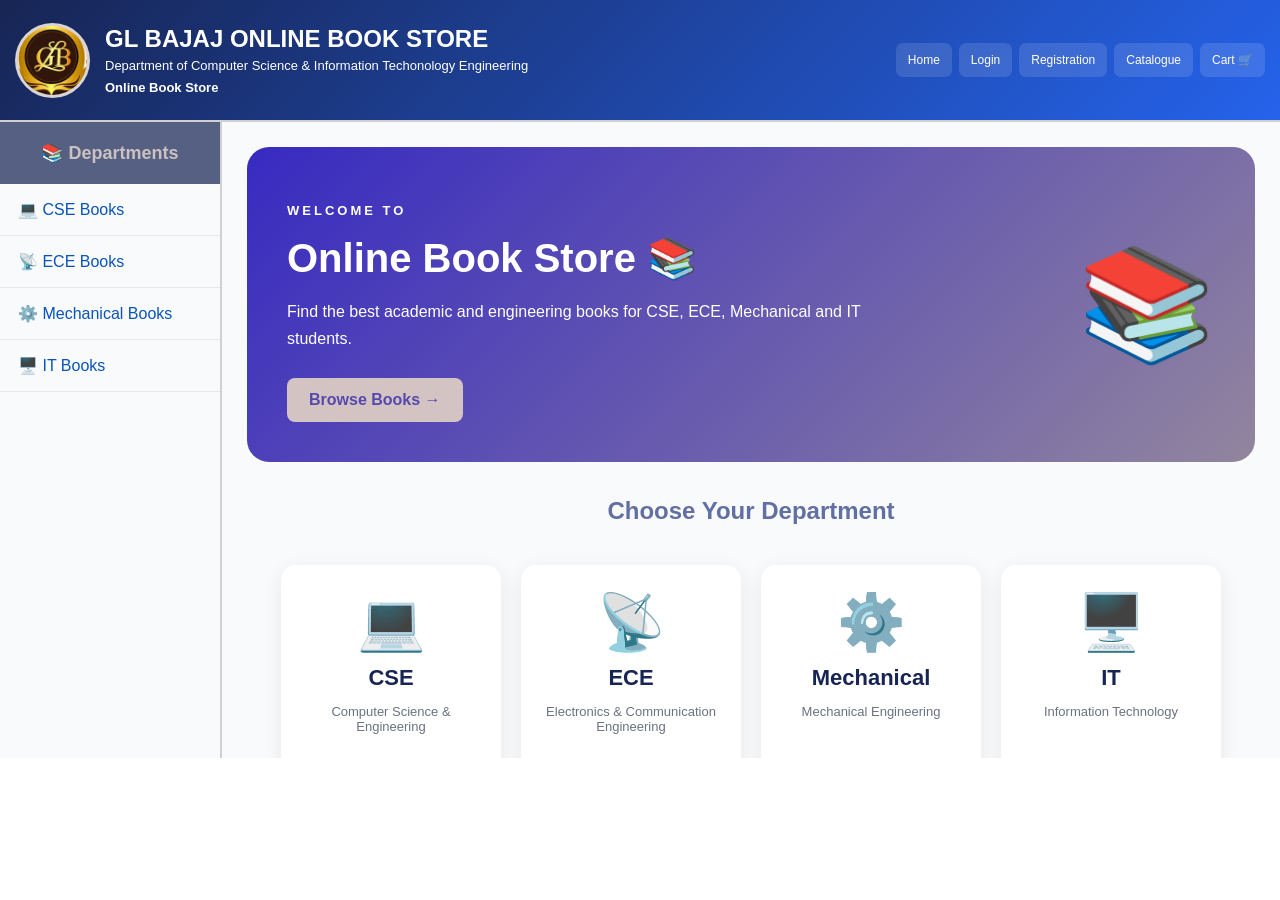
<file: index.html>
<!DOCTYPE html>
<html lang="en">

<head>

   <meta name="google-site-verification" content="OiP1XtDfq0-SSMoyr3mTDBlRa2sxiXir-8r33nlPM_Q" />
    <title>Online Book Store</title>
</head>

<frameset rows="120,*,140" frameborder="1" border="2">

    <!-- TOP FRAME -->
    <frame
        src="top.html"
        name="topFrame"
        scrolling="no"
        noresize
    >

    <!-- LEFT + MAIN FRAME -->
    <frameset cols="220,*">

        <frame
            src="side.html"
            name="sideFrame"
            noresize
        >

        <frame
            src="home.html"
            name="mainFrame"
        >

    </frameset>
        </frameset>

    <!-- FOOTER FRAME: NEW ADDITION -->
    <frame
        src="footer.html"
        name="footerFrame"
        scrolling="no"
        noresize
    >

</frameset>

 
</frameset>

</html>
</file>
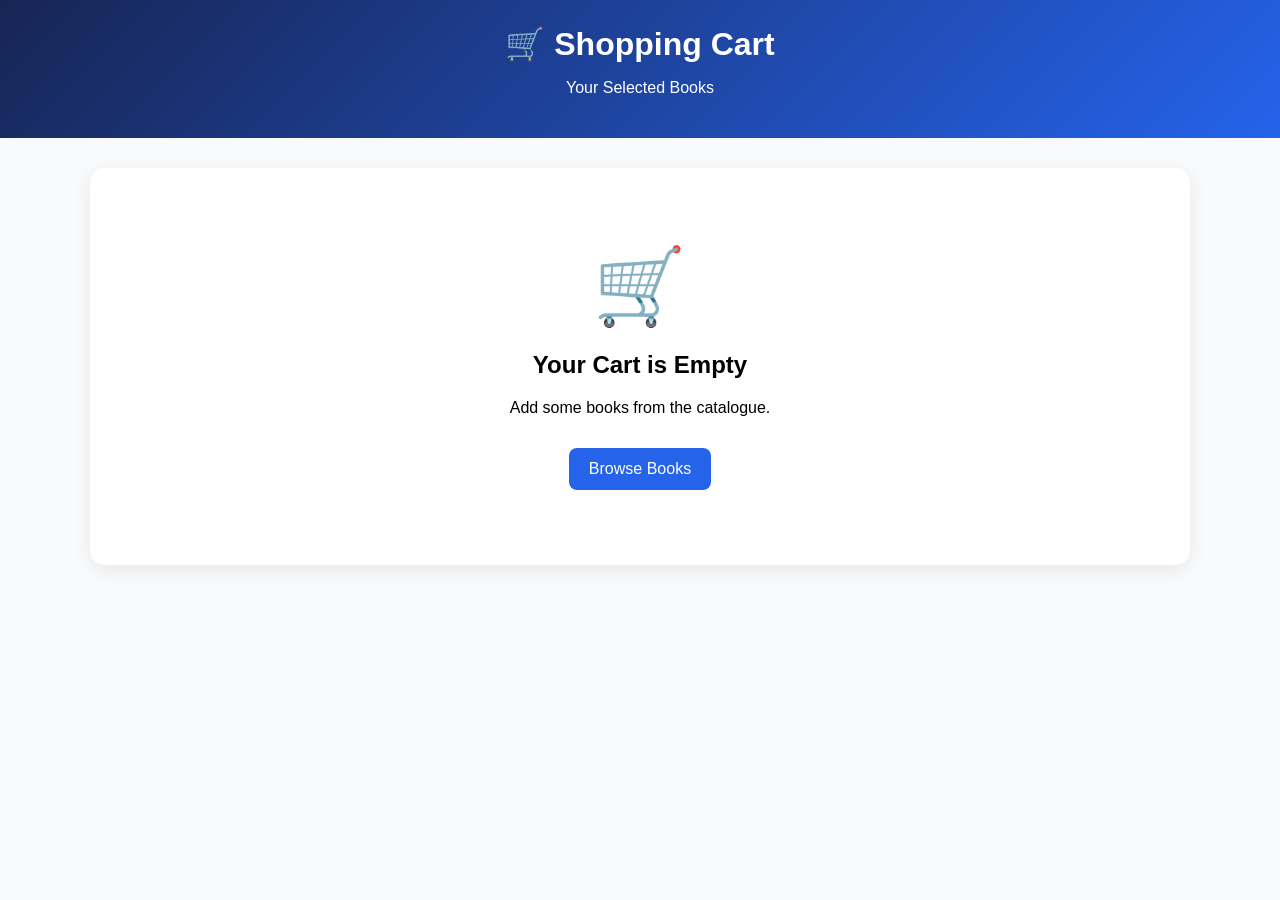
<file: cart.html>
<!DOCTYPE html>
<html lang="en">

<head>

    <meta charset="UTF-8">

    <title>Shopping Cart</title>

    <link rel="stylesheet" href="style.css">

</head>

<body class="cart-body">


<div class="catalogue-header">

    <h1>
        🛒 Shopping Cart
    </h1>

    <p>
        Your Selected Books
    </p>

</div>


<div
    class="cart-container"
    id="cartContainer"
>
</div>


<script>

function getCart()
{
    return JSON.parse(
        localStorage.getItem("cart")
    ) || [];
}


function saveCart(cart)
{
    localStorage.setItem(
        "cart",
        JSON.stringify(cart)
    );
}


function displayCart()
{

    let cart = getCart();

    let container =
        document.getElementById(
            "cartContainer"
        );


    if(cart.length === 0)
    {

        container.innerHTML = `

            <div class="empty-cart">

                <div class="empty-cart-icon">
                    🛒
                </div>

                <h2>
                    Your Cart is Empty
                </h2>

                <p>
                    Add some books from the catalogue.
                </p>

                <a href="catalogue.html">
                    Browse Books
                </a>

            </div>

        `;

        return;
    }


    let total = 0;

    let totalItems = 0;


    let html = `

        <table class="cart-table">

            <thead>

                <tr>

                    <th>S.No.</th>

                    <th>Book Name</th>

                    <th>Author</th>

                    <th>Price</th>

                    <th>Quantity</th>

                    <th>Subtotal</th>

                    <th>Action</th>

                </tr>

            </thead>

            <tbody>

    `;


    cart.forEach(
        (book, index) =>
        {

            let subtotal =
                book.price *
                book.quantity;


            total += subtotal;

            totalItems +=
                book.quantity;


            html += `

                <tr>

                    <td>
                        ${index + 1}
                    </td>

                    <td>
                        <b>
                            ${book.name}
                        </b>
                    </td>

                    <td>
                        ${book.author}
                    </td>

                    <td>
                        ₹${book.price}
                    </td>

                    <td>

                        <div class="quantity">

                            <button
                                onclick="
                                changeQuantity(
                                    ${index},
                                    -1
                                )"
                            >
                                −
                            </button>

                            <b>
                                ${book.quantity}
                            </b>

                            <button
                                onclick="
                                changeQuantity(
                                    ${index},
                                    1
                                )"
                            >
                                +
                            </button>

                        </div>

                    </td>

                    <td>
                        <b>
                            ₹${subtotal}
                        </b>
                    </td>

                    <td>

                        <button
                            class="remove-button"
                            onclick="
                            removeBook(${index})
                            "
                        >
                            Remove
                        </button>

                    </td>

                </tr>

            `;
        }
    );


    html += `

            </tbody>

        </table>


        <div class="cart-summary">

            <p>
                Total Items:
                <b>${totalItems}</b>
            </p>

            <h2>
                Total Amount:
                <span>
                    ₹${total}
                </span>
            </h2>


            <button
                class="clear-button"
                onclick="clearCart()"
            >
                Clear Cart
            </button>


            <button
                class="checkout-button"
                onclick="placeOrder()"
            >
                Place Order
            </button>

        </div>

    `;


    container.innerHTML = html;
}


function changeQuantity(
    index,
    change
)
{

    let cart = getCart();


    cart[index].quantity +=
        change;


    if(
        cart[index].quantity <= 0
    )
    {
        cart.splice(index, 1);
    }


    saveCart(cart);

    displayCart();
}


function removeBook(index)
{

    let cart = getCart();

    cart.splice(index, 1);

    saveCart(cart);

    displayCart();
}


function clearCart()
{

    if(
        confirm(
            "Are you sure you want to clear the cart?"
        )
    )
    {

        localStorage.removeItem(
            "cart"
        );

        displayCart();
    }

}


function placeOrder()
{

    let cart = getCart();


    if(cart.length === 0)
    {

        alert(
            "Your cart is empty!"
        );

        return;
    }


    alert(
        "🎉 Order Placed Successfully!\n\n" +
        "Thank you for shopping."
    );


    localStorage.removeItem(
        "cart"
    );


    displayCart();
}


displayCart();

</script>

</body>

</html>
</file>
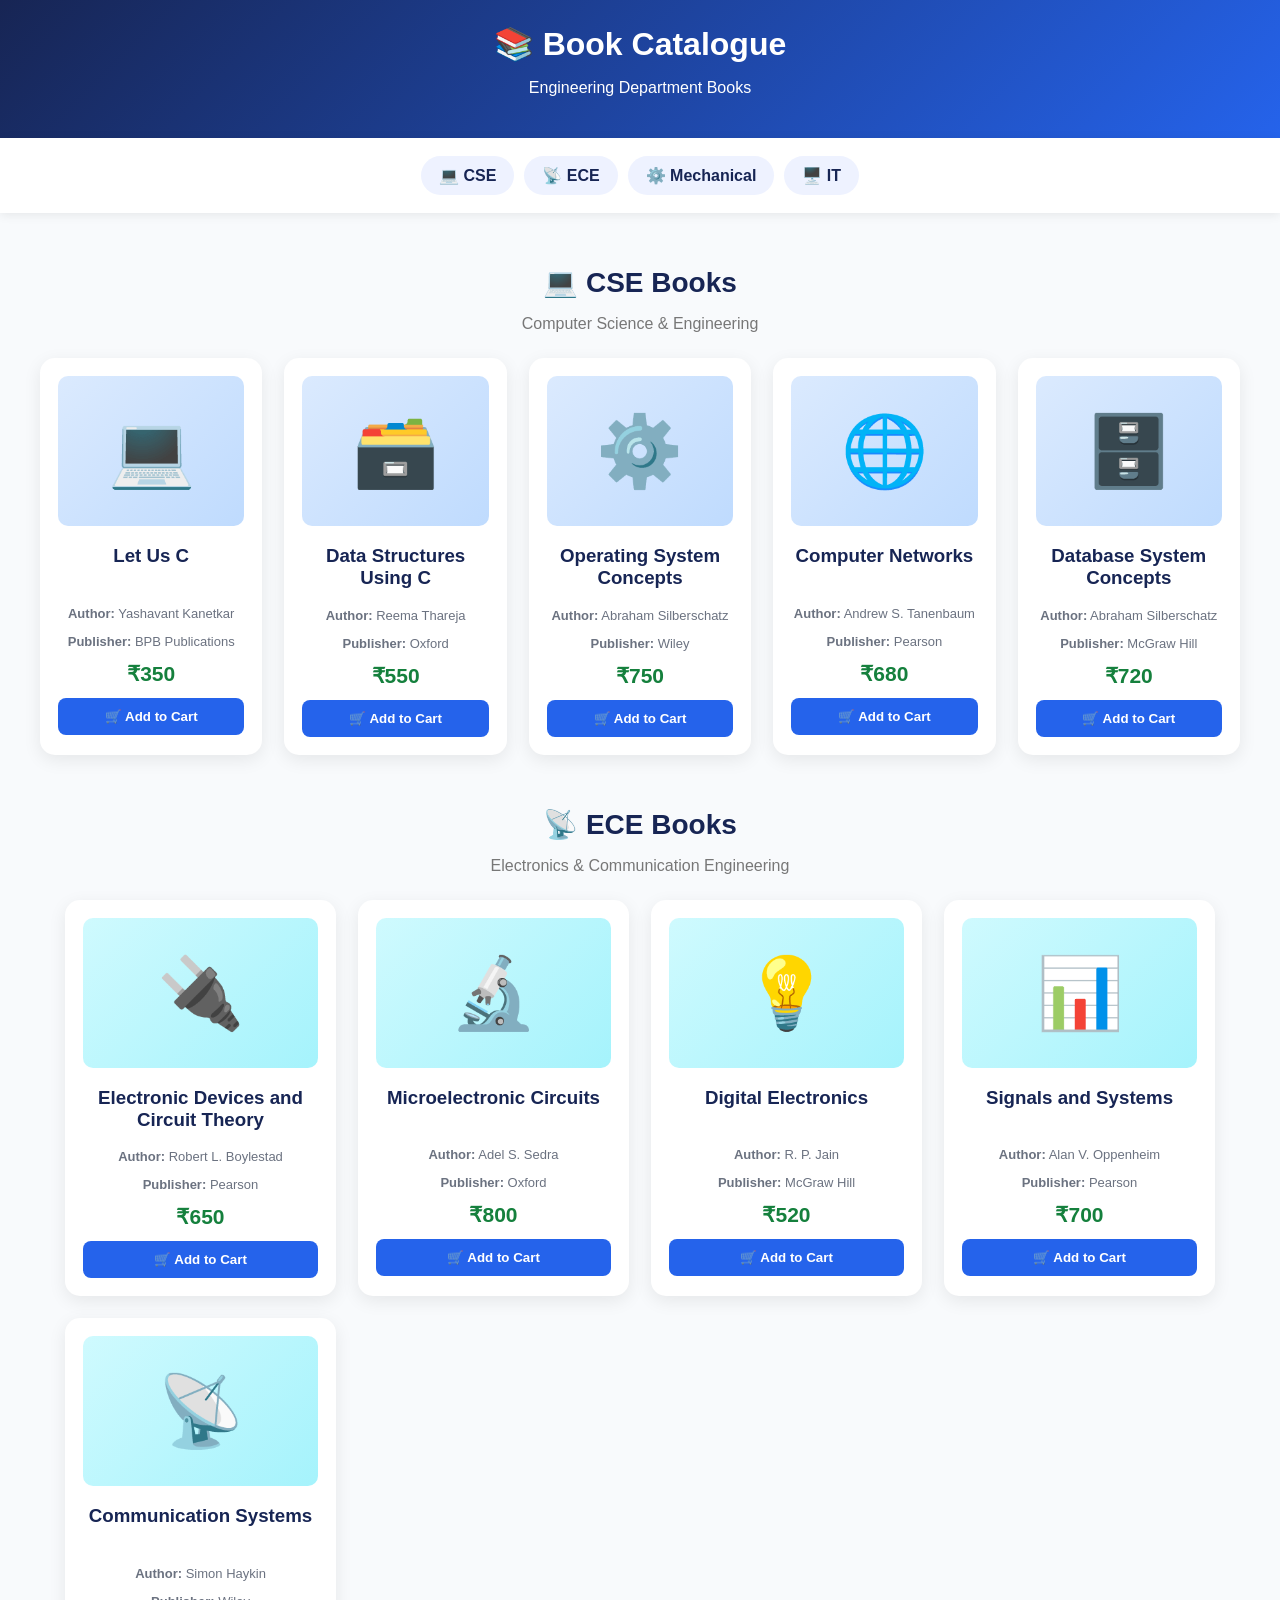
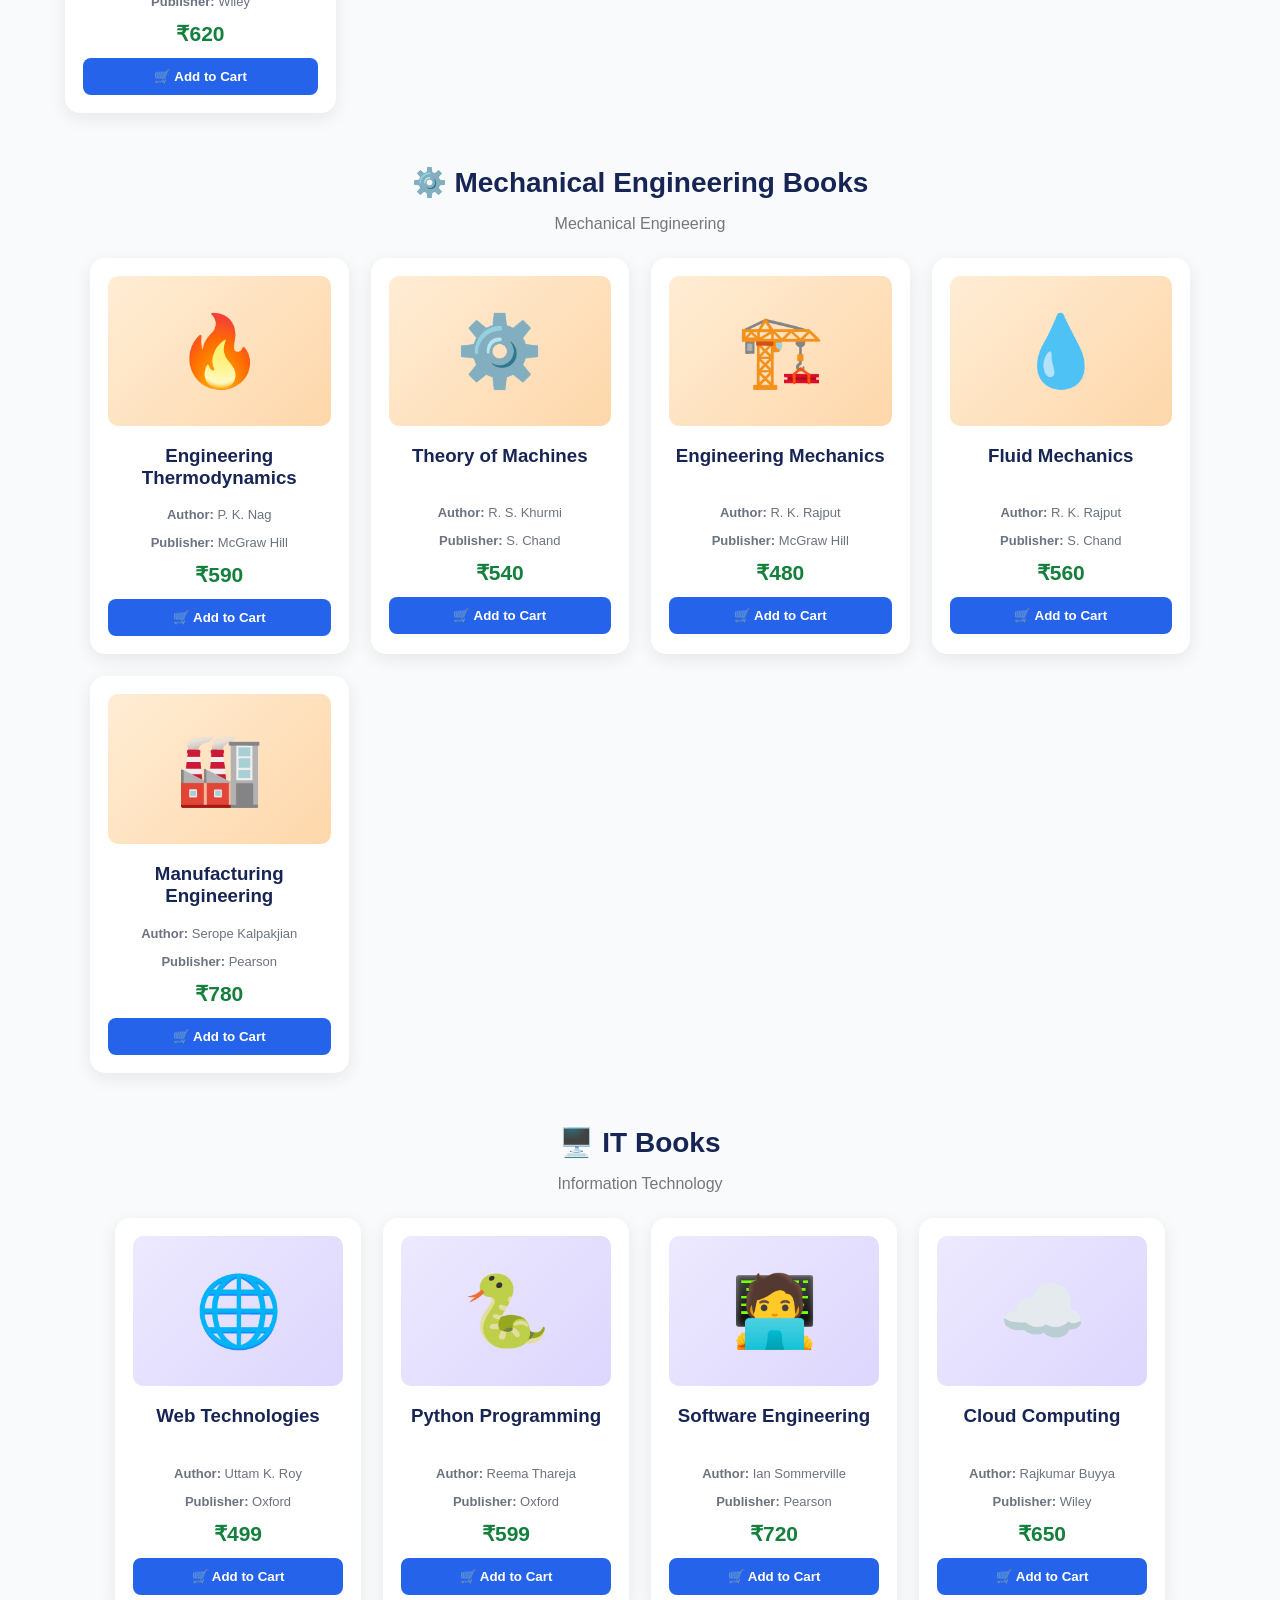
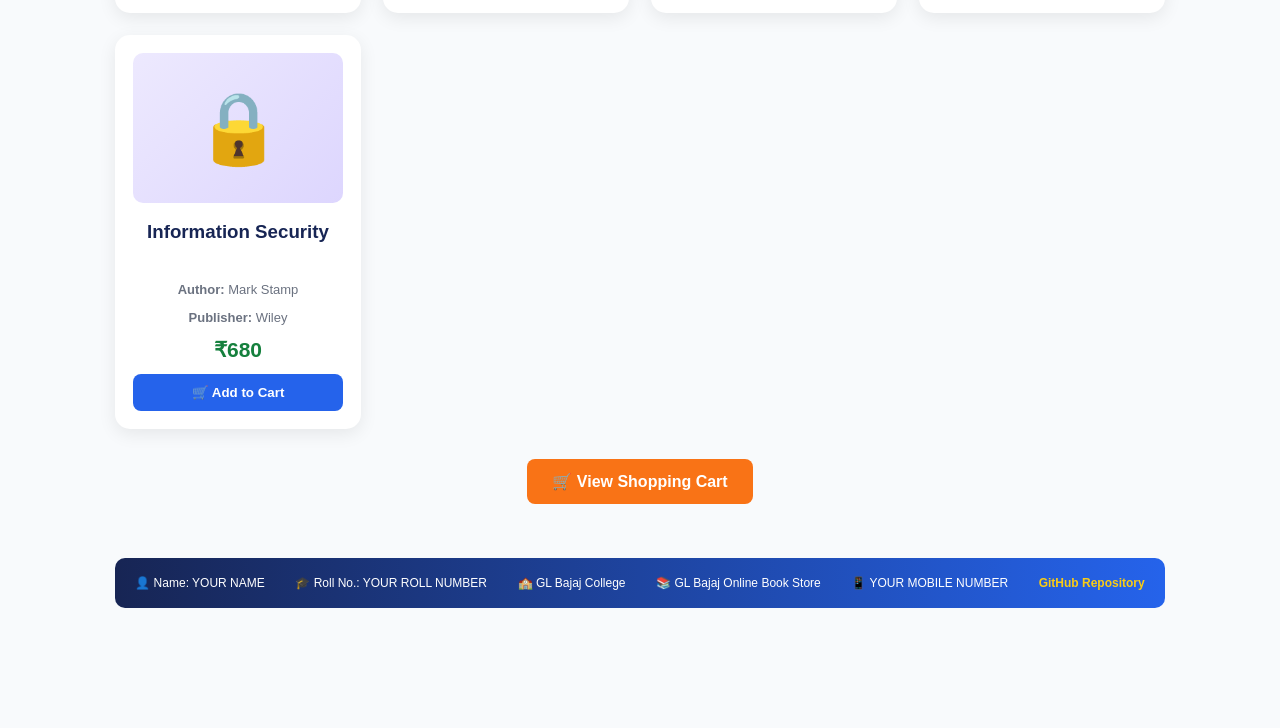
<file: catalogue.html>
<!DOCTYPE html>
<html lang="en">

<head>

    <meta charset="UTF-8">

    <title>Book Catalogue</title>

    <link rel="stylesheet" href="style.css">


    <style>
        .department-footer {
            width: 100%;
            box-sizing: border-box;
            display: flex;
            flex-wrap: wrap;
            justify-content: space-around;
            align-items: center;
            gap: 8px 14px;
            padding: 16px 12px;
            margin-top: 24px;
            background: linear-gradient(90deg, #172554, #2563eb);
            color: #ffffff;
            font-family: Arial, sans-serif;
            font-size: 12px;
            line-height: 1.5;
            border-radius: 10px;
        }
        .department-footer span { white-space: nowrap; }
        .department-footer a {
            color: #facc15;
            text-decoration: none;
            font-weight: bold;
        }
        .department-footer a:hover { text-decoration: underline; }
        @media (max-width: 700px) {
            .department-footer { justify-content: flex-start; }
            .department-footer span { white-space: normal; }
        }
    </style>

</head>

<body class="catalogue-body">


<div class="catalogue-header">

    <h1>
        📚 Book Catalogue
    </h1>

    <p>
        Engineering Department Books
    </p>

</div>


<!-- DEPARTMENT MENU -->

<div class="catalogue-menu">

    <a href="#cse">
        💻 CSE
    </a>

    <a href="#ece">
        📡 ECE
    </a>

    <a href="#mechanical">
        ⚙️ Mechanical
    </a>

    <a href="#it">
        🖥️ IT
    </a>

</div>


<!-- ================= CSE ================= -->

<section
    id="cse"
    class="book-section"
>

    <h2>
        💻 CSE Books
    </h2>

    <p class="department-description">
        Computer Science & Engineering
    </p>


    <div class="book-grid">


        <!-- 1 -->

        <div class="book-card">

            <div class="book-cover cse-cover">
                💻
            </div>

            <h3>
                Let Us C
            </h3>

            <p>
                <b>Author:</b>
                Yashavant Kanetkar
            </p>

            <p>
                <b>Publisher:</b>
                BPB Publications
            </p>

            <div class="price">
                ₹350
            </div>

            <button
                onclick="addToCart(
                    'Let Us C',
                    'Yashavant Kanetkar',
                    350
                )"
            >
                🛒 Add to Cart
            </button>

        </div>


        <!-- 2 -->

        <div class="book-card">

            <div class="book-cover cse-cover">
                🗃️
            </div>

            <h3>
                Data Structures Using C
            </h3>

            <p>
                <b>Author:</b>
                Reema Thareja
            </p>

            <p>
                <b>Publisher:</b>
                Oxford
            </p>

            <div class="price">
                ₹550
            </div>

            <button
                onclick="addToCart(
                    'Data Structures Using C',
                    'Reema Thareja',
                    550
                )"
            >
                🛒 Add to Cart
            </button>

        </div>


        <!-- 3 -->

        <div class="book-card">

            <div class="book-cover cse-cover">
                ⚙️
            </div>

            <h3>
                Operating System Concepts
            </h3>

            <p>
                <b>Author:</b>
                Abraham Silberschatz
            </p>

            <p>
                <b>Publisher:</b>
                Wiley
            </p>

            <div class="price">
                ₹750
            </div>

            <button
                onclick="addToCart(
                    'Operating System Concepts',
                    'Abraham Silberschatz',
                    750
                )"
            >
                🛒 Add to Cart
            </button>

        </div>


        <!-- 4 -->

        <div class="book-card">

            <div class="book-cover cse-cover">
                🌐
            </div>

            <h3>
                Computer Networks
            </h3>

            <p>
                <b>Author:</b>
                Andrew S. Tanenbaum
            </p>

            <p>
                <b>Publisher:</b>
                Pearson
            </p>

            <div class="price">
                ₹680
            </div>

            <button
                onclick="addToCart(
                    'Computer Networks',
                    'Andrew S. Tanenbaum',
                    680
                )"
            >
                🛒 Add to Cart
            </button>

        </div>


        <!-- 5 -->

        <div class="book-card">

            <div class="book-cover cse-cover">
                🗄️
            </div>

            <h3>
                Database System Concepts
            </h3>

            <p>
                <b>Author:</b>
                Abraham Silberschatz
            </p>

            <p>
                <b>Publisher:</b>
                McGraw Hill
            </p>

            <div class="price">
                ₹720
            </div>

            <button
                onclick="addToCart(
                    'Database System Concepts',
                    'Abraham Silberschatz',
                    720
                )"
            >
                🛒 Add to Cart
            </button>

        </div>

    </div>


<!-- ================= ECE ================= -->

<section
    id="ece"
    class="book-section"
>

    <h2>
        📡 ECE Books
    </h2>

    <p class="department-description">
        Electronics & Communication Engineering
    </p>


    <div class="book-grid">


        <!-- 6 -->

        <div class="book-card">

            <div class="book-cover ece-cover">
                🔌
            </div>

            <h3>
                Electronic Devices and Circuit Theory
            </h3>

            <p>
                <b>Author:</b>
                Robert L. Boylestad
            </p>

            <p>
                <b>Publisher:</b>
                Pearson
            </p>

            <div class="price">
                ₹650
            </div>

            <button
                onclick="addToCart(
                    'Electronic Devices and Circuit Theory',
                    'Robert L. Boylestad',
                    650
                )"
            >
                🛒 Add to Cart
            </button>

        </div>


        <!-- 7 -->

        <div class="book-card">

            <div class="book-cover ece-cover">
                🔬
            </div>

            <h3>
                Microelectronic Circuits
            </h3>

            <p>
                <b>Author:</b>
                Adel S. Sedra
            </p>

            <p>
                <b>Publisher:</b>
                Oxford
            </p>

            <div class="price">
                ₹800
            </div>

            <button
                onclick="addToCart(
                    'Microelectronic Circuits',
                    'Adel S. Sedra',
                    800
                )"
            >
                🛒 Add to Cart
            </button>

        </div>


        <!-- 8 -->

        <div class="book-card">

            <div class="book-cover ece-cover">
                💡
            </div>

            <h3>
                Digital Electronics
            </h3>

            <p>
                <b>Author:</b>
                R. P. Jain
            </p>

            <p>
                <b>Publisher:</b>
                McGraw Hill
            </p>

            <div class="price">
                ₹520
            </div>

            <button
                onclick="addToCart(
                    'Digital Electronics',
                    'R. P. Jain',
                    520
                )"
            >
                🛒 Add to Cart
            </button>

        </div>


        <!-- 9 -->

        <div class="book-card">

            <div class="book-cover ece-cover">
                📊
            </div>

            <h3>
                Signals and Systems
            </h3>

            <p>
                <b>Author:</b>
                Alan V. Oppenheim
            </p>

            <p>
                <b>Publisher:</b>
                Pearson
            </p>

            <div class="price">
                ₹700
            </div>

            <button
                onclick="addToCart(
                    'Signals and Systems',
                    'Alan V. Oppenheim',
                    700
                )"
            >
                🛒 Add to Cart
            </button>

        </div>


        <!-- 10 -->

        <div class="book-card">

            <div class="book-cover ece-cover">
                📡
            </div>

            <h3>
                Communication Systems
            </h3>

            <p>
                <b>Author:</b>
                Simon Haykin
            </p>

            <p>
                <b>Publisher:</b>
                Wiley
            </p>

            <div class="price">
                ₹620
            </div>

            <button
                onclick="addToCart(
                    'Communication Systems',
                    'Simon Haykin',
                    620
                )"
            >
                🛒 Add to Cart
            </button>

        </div>

    </div>
<!-- ================= MECHANICAL ================= -->

<section
    id="mechanical"
    class="book-section"
>

    <h2>
        ⚙️ Mechanical Engineering Books
    </h2>

    <p class="department-description">
        Mechanical Engineering
    </p>


    <div class="book-grid">


        <!-- 11 -->

        <div class="book-card">

            <div class="book-cover mechanical-cover">
                🔥
            </div>

            <h3>
                Engineering Thermodynamics
            </h3>

            <p>
                <b>Author:</b>
                P. K. Nag
            </p>

            <p>
                <b>Publisher:</b>
                McGraw Hill
            </p>

            <div class="price">
                ₹590
            </div>

            <button
                onclick="addToCart(
                    'Engineering Thermodynamics',
                    'P. K. Nag',
                    590
                )"
            >
                🛒 Add to Cart
            </button>

        </div>


        <!-- 12 -->

        <div class="book-card">

            <div class="book-cover mechanical-cover">
                ⚙️
            </div>

            <h3>
                Theory of Machines
            </h3>

            <p>
                <b>Author:</b>
                R. S. Khurmi
            </p>

            <p>
                <b>Publisher:</b>
                S. Chand
            </p>

            <div class="price">
                ₹540
            </div>

            <button
                onclick="addToCart(
                    'Theory of Machines',
                    'R. S. Khurmi',
                    540
                )"
            >
                🛒 Add to Cart
            </button>

        </div>


        <!-- 13 -->

        <div class="book-card">

            <div class="book-cover mechanical-cover">
                🏗️
            </div>

            <h3>
                Engineering Mechanics
            </h3>

            <p>
                <b>Author:</b>
                R. K. Rajput
            </p>

            <p>
                <b>Publisher:</b>
                McGraw Hill
            </p>

            <div class="price">
                ₹480
            </div>

            <button
                onclick="addToCart(
                    'Engineering Mechanics',
                    'R. K. Rajput',
                    480
                )"
            >
                🛒 Add to Cart
            </button>

        </div>


        <!-- 14 -->

        <div class="book-card">

            <div class="book-cover mechanical-cover">
                💧
            </div>

            <h3>
                Fluid Mechanics
            </h3>

            <p>
                <b>Author:</b>
                R. K. Rajput
            </p>

            <p>
                <b>Publisher:</b>
                S. Chand
            </p>

            <div class="price">
                ₹560
            </div>

            <button
                onclick="addToCart(
                    'Fluid Mechanics',
                    'R. K. Rajput',
                    560
                )"
            >
                🛒 Add to Cart
            </button>

        </div>


        <!-- 15 -->

        <div class="book-card">

            <div class="book-cover mechanical-cover">
                🏭
            </div>

            <h3>
                Manufacturing Engineering
            </h3>

            <p>
                <b>Author:</b>
                Serope Kalpakjian
            </p>

            <p>
                <b>Publisher:</b>
                Pearson
            </p>

            <div class="price">
                ₹780
            </div>

            <button
                onclick="addToCart(
                    'Manufacturing Engineering',
                    'Serope Kalpakjian',
                    780
                )"
            >
                🛒 Add to Cart
            </button>

        </div>

    </div>
<!-- ================= IT ================= -->

<section
    id="it"
    class="book-section"
>

    <h2>
        🖥️ IT Books
    </h2>

    <p class="department-description">
        Information Technology
    </p>


    <div class="book-grid">


        <!-- 16 -->

        <div class="book-card">

            <div class="book-cover it-cover">
                🌐
            </div>

            <h3>
                Web Technologies
            </h3>

            <p>
                <b>Author:</b>
                Uttam K. Roy
            </p>

            <p>
                <b>Publisher:</b>
                Oxford
            </p>

            <div class="price">
                ₹499
            </div>

            <button
                onclick="addToCart(
                    'Web Technologies',
                    'Uttam K. Roy',
                    499
                )"
            >
                🛒 Add to Cart
            </button>

        </div>


        <!-- 17 -->

        <div class="book-card">

            <div class="book-cover it-cover">
                🐍
            </div>

            <h3>
                Python Programming
            </h3>

            <p>
                <b>Author:</b>
                Reema Thareja
            </p>

            <p>
                <b>Publisher:</b>
                Oxford
            </p>

            <div class="price">
                ₹599
            </div>

            <button
                onclick="addToCart(
                    'Python Programming',
                    'Reema Thareja',
                    599
                )"
            >
                🛒 Add to Cart
            </button>

        </div>


        <!-- 18 -->

        <div class="book-card">

            <div class="book-cover it-cover">
                🧑‍💻
            </div>

            <h3>
                Software Engineering
            </h3>

            <p>
                <b>Author:</b>
                Ian Sommerville
            </p>

            <p>
                <b>Publisher:</b>
                Pearson
            </p>

            <div class="price">
                ₹720
            </div>

            <button
                onclick="addToCart(
                    'Software Engineering',
                    'Ian Sommerville',
                    720
                )"
            >
                🛒 Add to Cart
            </button>

        </div>


        <!-- 19 -->

        <div class="book-card">

            <div class="book-cover it-cover">
                ☁️
            </div>

            <h3>
                Cloud Computing
            </h3>

            <p>
                <b>Author:</b>
                Rajkumar Buyya
            </p>

            <p>
                <b>Publisher:</b>
                Wiley
            </p>

            <div class="price">
                ₹650
            </div>

            <button
                onclick="addToCart(
                    'Cloud Computing',
                    'Rajkumar Buyya',
                    650
                )"
            >
                🛒 Add to Cart
            </button>

        </div>


        <!-- 20 -->

        <div class="book-card">

            <div class="book-cover it-cover">
                🔒
            </div>

            <h3>
                Information Security
            </h3>

            <p>
                <b>Author:</b>
                Mark Stamp
            </p>

            <p>
                <b>Publisher:</b>
                Wiley
            </p>

            <div class="price">
                ₹680
            </div>

            <button
                onclick="addToCart(
                    'Information Security',
                    'Mark Stamp',
                    680
                )"
            >
                🛒 Add to Cart
            </button>

        </div>

    </div>

<div class="catalogue-cart-link">

    <a href="cart.html">
        🛒 View Shopping Cart
    </a>

</div>


<script>

function addToCart(name, author, price)
{

    let cart =
        JSON.parse(
            localStorage.getItem("cart")
        ) || [];


    let existing =
        cart.find(
            book => book.name === name
        );


    if(existing)
    {
        existing.quantity++;
    }
    else
    {
        cart.push({

            name: name,

            author: author,

            price: price,

            quantity: 1

        });
    }


    localStorage.setItem(
        "cart",
        JSON.stringify(cart)
    );


    alert(
        name + " added to cart! 🛒"
    );

}

</script>
<!-- FOOTER FOR THIS DEPARTMENT -->
    <footer class="department-footer">
        <span>👤 Name: YOUR NAME</span>
        <span>🎓 Roll No.: YOUR ROLL NUMBER</span>
        <span>🏫 GL Bajaj College</span>
        <span>📚 GL Bajaj Online Book Store</span>
        <span>📱 YOUR MOBILE NUMBER</span>
        <span>
            <a href="https://github.com/YOUR-USERNAME/YOUR-REPOSITORY"
               target="_blank" rel="noopener noreferrer">GitHub Repository</a>
        </span>
    </footer>

</section>


</body>

</html>
</file>
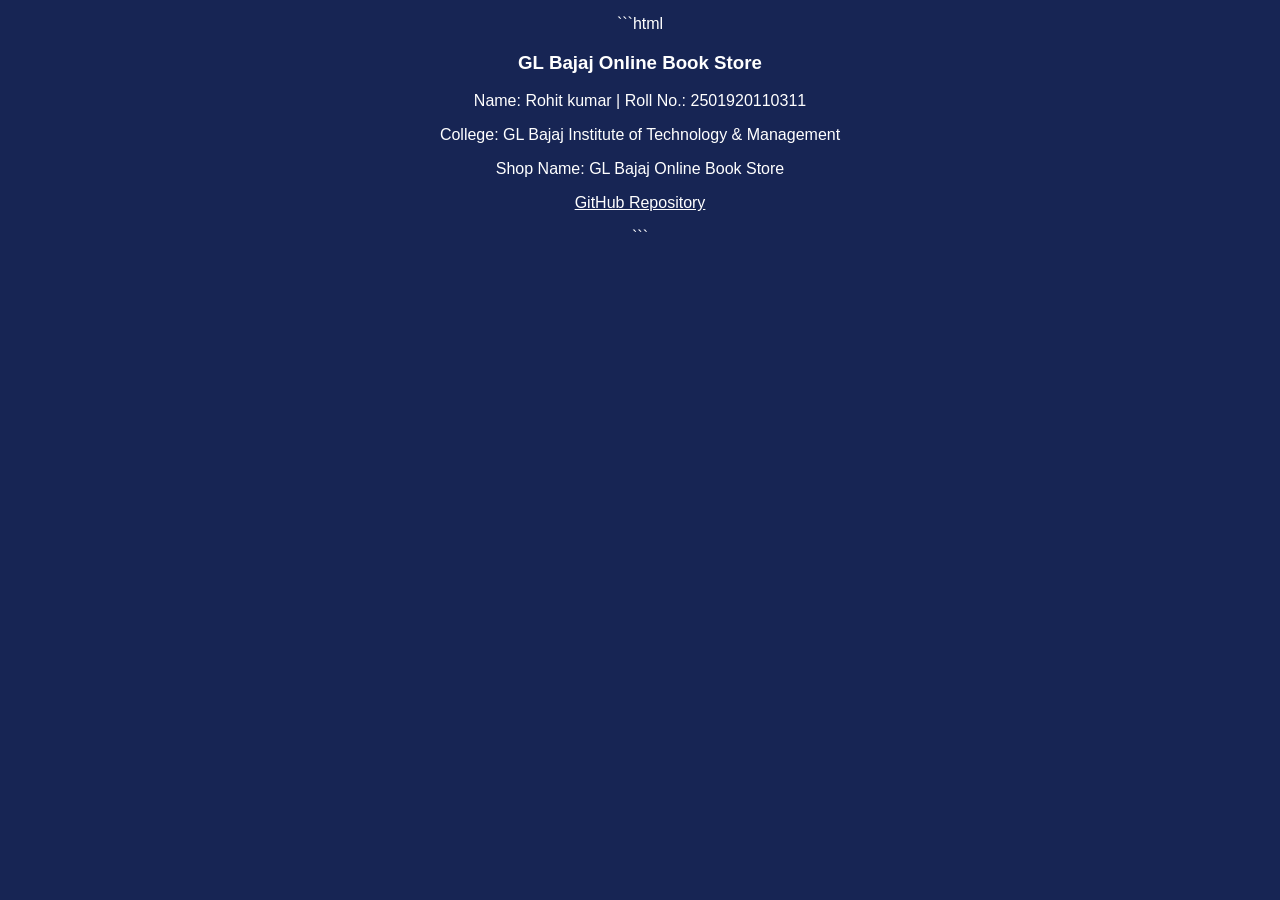
<file: footer.html>
```html
<!DOCTYPE html>
<html lang="en">
<head>
    <meta charset="UTF-8">
    <title>Footer Test</title>
</head>
<body style="margin:0; font-family:Arial; background:#172554; color:white; text-align:center; padding:15px;">
    <h3>GL Bajaj Online Book Store</h3>
    <p>Name: Rohit kumar | Roll No.: 2501920110311</p>
    <p>College: GL Bajaj Institute of Technology & Management</p>
    <p>Shop Name: GL Bajaj Online Book Store</p>
    <p><a href="https://github.com/Rohitkumar9354-byte?tab=repositories" style="color:white;">GitHub Repository</a></p>
</body>
</html>
```
</file>
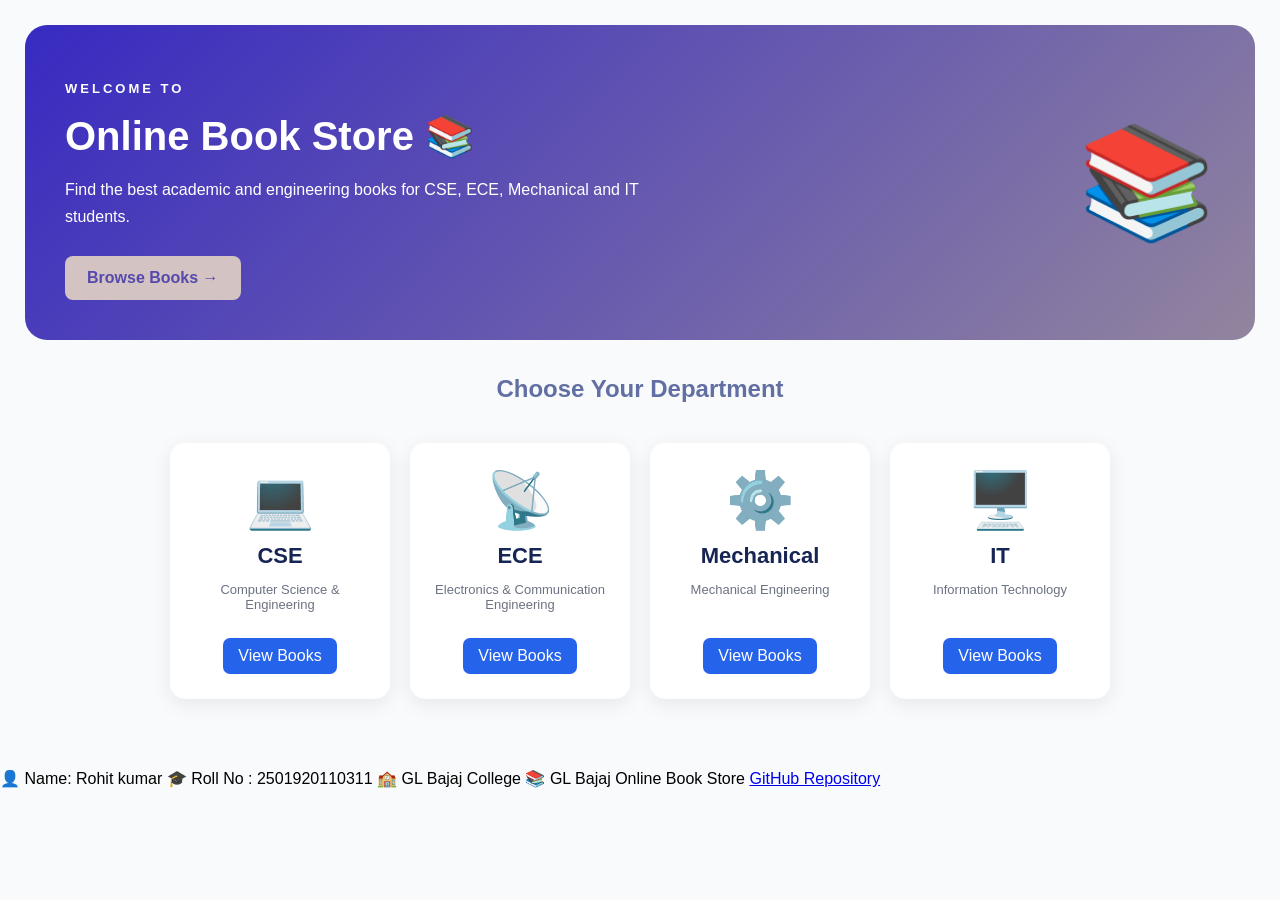
<file: home.html>
<!DOCTYPE html>
<html lang="en">

<head>

    <meta charset="UTF-8">

    <title>Online Book Store - Homepage</title>

    <link rel="stylesheet" href="style.css">

</head>

<body class="home-body">

    <section class="hero">

        <div class="hero-content">

            <p class="welcome">
                WELCOME TO
            </p>

            <h1>
                Online Book Store 📚
            </h1>

            <p>
                Find the best academic and engineering books
                for CSE, ECE, Mechanical and IT students.
            </p>

            <a
                href="catalogue.html"
                class="hero-button"
            >
                Browse Books →
            </a>

        </div>

        <div class="hero-image">
            📚
        </div>

    </section>


    <h2 class="section-title">
        Choose Your Department
    </h2>


    <div class="department-cards">


        <!-- CSE -->

        <div class="department-card">

            <div class="department-icon">
                💻
            </div>

            <h3>
                CSE
            </h3>

            <p>
                Computer Science & Engineering
            </p>

            <a href="catalogue.html#cse">
                View Books
            </a>

        </div>


        <!-- ECE -->

        <div class="department-card">

            <div class="department-icon">
                📡
            </div>

            <h3>
                ECE
            </h3>

            <p>
                Electronics & Communication Engineering
            </p>

            <a href="catalogue.html#ece">
                View Books
            </a>

        </div>


        <!-- MECHANICAL -->

        <div class="department-card">

            <div class="department-icon">
                ⚙️
            </div>

            <h3>
                Mechanical
            </h3>

            <p>
                Mechanical Engineering
            </p>

            <a href="catalogue.html#mechanical">
                View Books
            </a>

        </div>


        <!-- IT -->

        <div class="department-card">

            <div class="department-icon">
                🖥️
            </div>

            <h3>
                IT
            </h3>

            <p>
                Information Technology
            </p>

            <a href="catalogue.html#it">
                View Books
            </a>

        </div>

    </div>


    <div class="home-features">

    </div>
    <!-- FOOTER FOR THIS DEPARTMENT -->
    <footer class="department-footer">
        <span>👤 Name: Rohit kumar</span>
        <span>🎓 Roll No : 2501920110311</span>
        <span>🏫 GL Bajaj College</span>
        <span>📚 GL Bajaj Online Book Store</span>
        <span>
            <a href="https://github.com/Rohitkumar9354-byte?tab=repositories"
               target="_blank" rel="noopener noreferrer">GitHub Repository</a>
        </span>
    </footer>

</body>

</html>
</file>
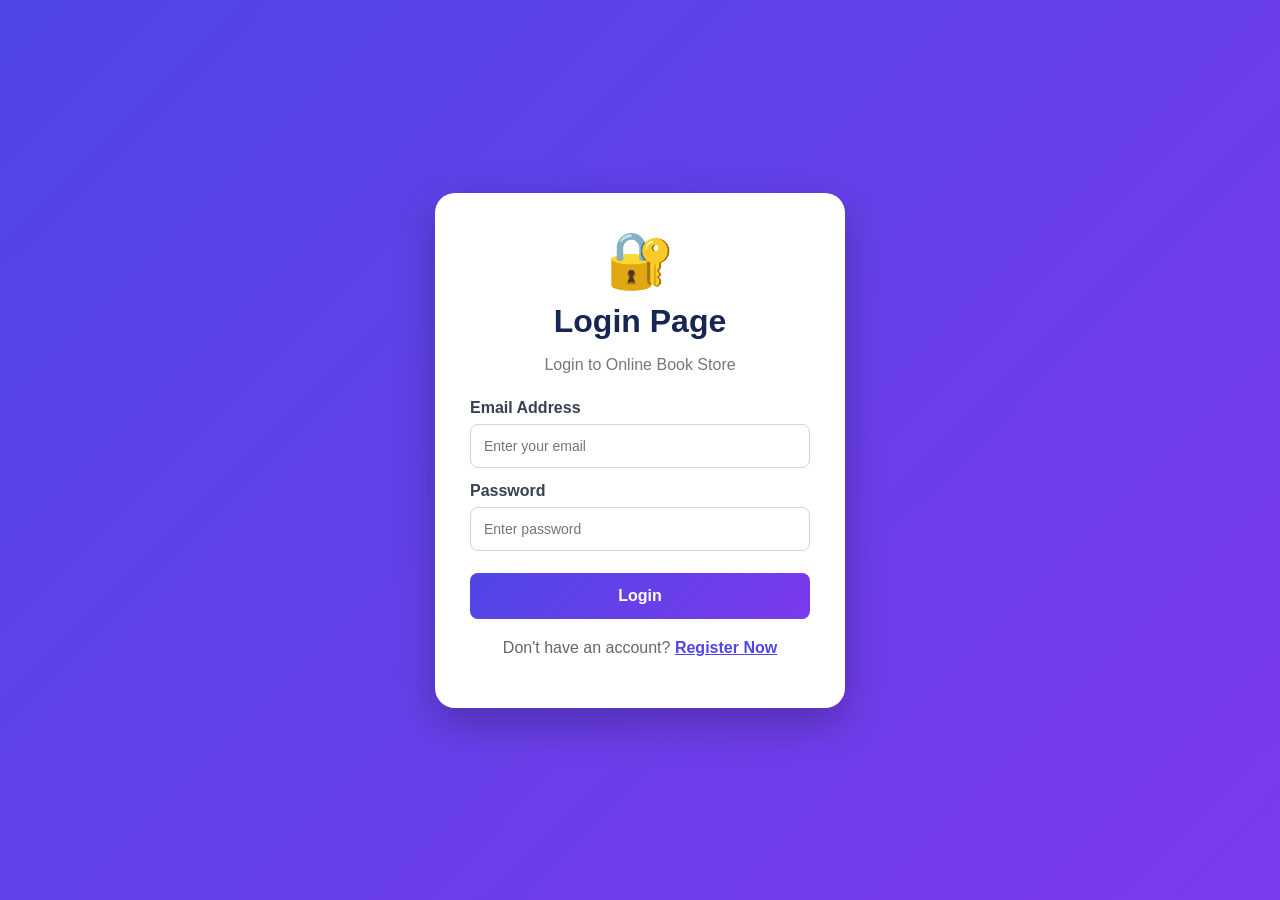
<file: login.html>
<!DOCTYPE html>
<html lang="en">

<head>

    <meta charset="UTF-8">

    <title>Login Page</title>

    <link rel="stylesheet" href="style.css">

</head>

<body class="login-body">

    <div class="login-box">

        <div class="login-icon">
            🔐
        </div>

        <h1>
            Login Page
        </h1>

        <p class="login-subtitle">
            Login to Online Book Store
        </p>


        <form onsubmit="loginUser(event)">

            <label>
                Email Address
            </label>

            <input
                type="email"
                id="loginEmail"
                placeholder="Enter your email"
                required
            >


            <label>
                Password
            </label>

            <input
                type="password"
                id="loginPassword"
                placeholder="Enter password"
                minlength="6"
                required
            >


            <button
                type="submit"
                class="login-button"
            >
                Login
            </button>

        </form>


        <p class="register-text">

            Don't have an account?

            <a href="registration.html">
                Register Now
            </a>

        </p>

    </div>


<script>

function loginUser(event)
{
    event.preventDefault();

    let email =
        document.getElementById("loginEmail").value;

    let password =
        document.getElementById("loginPassword").value;

    let registeredEmail =
        localStorage.getItem("registeredEmail");


    if (
        registeredEmail &&
        registeredEmail !== email
    )
    {
        alert(
            "Please use the email used during registration."
        );

        return;
    }


    localStorage.setItem(
        "loggedIn",
        "true"
    );


    alert(
        "Login successful! Welcome 📚"
    );


    window.location.href =
        "catalogue.html";
}

</script>

</body>

</html>
</file>
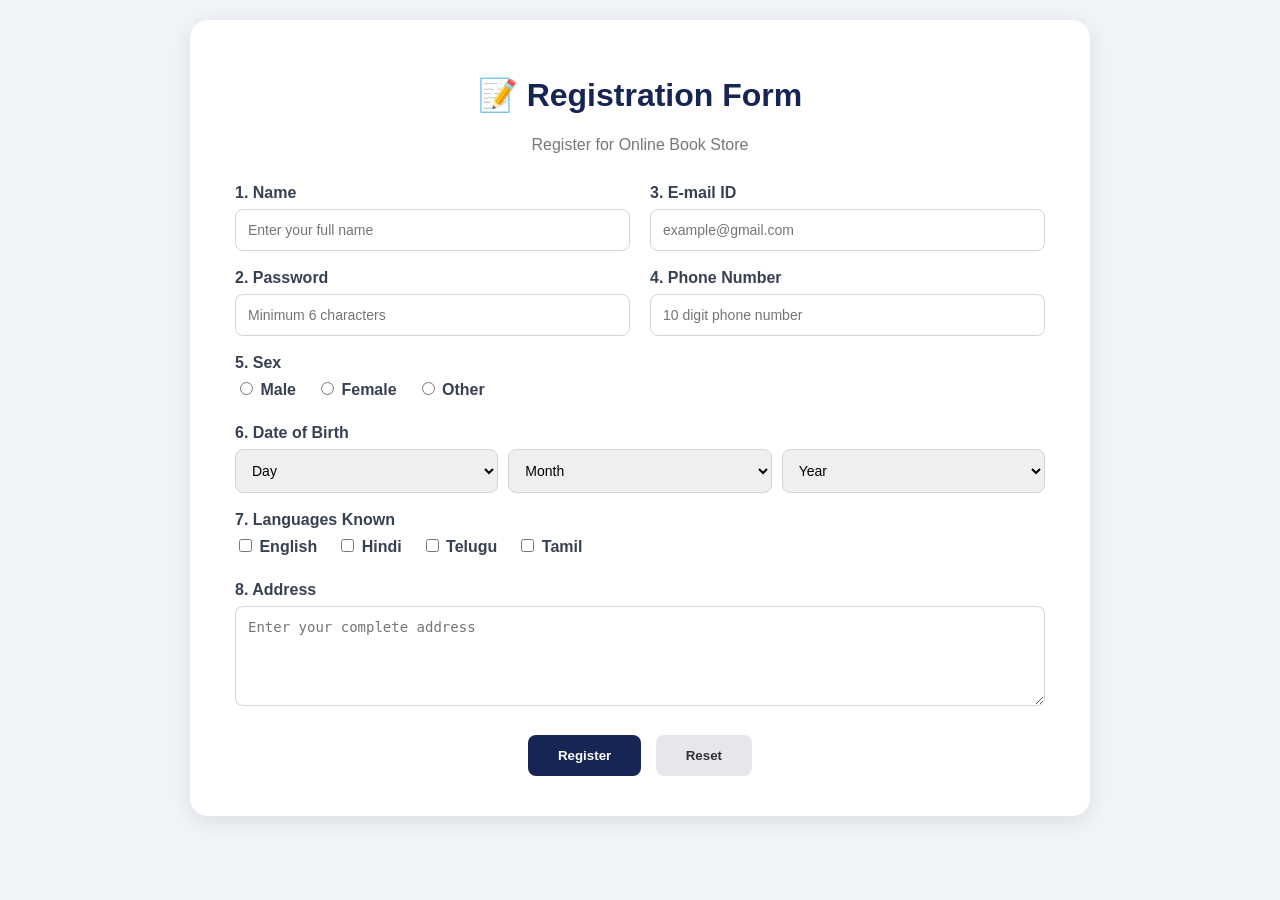
<file: registration.html>
<!DOCTYPE html>
<html lang="en">

<head>

    <meta charset="UTF-8">

    <title>Registration Form</title>

    <link rel="stylesheet" href="style.css">

</head>

<body class="registration-body">


<div class="registration-container">

    <h1>
        📝 Registration Form
    </h1>

    <p class="registration-subtitle">
        Register for Online Book Store
    </p>

<form onsubmit="registerUser(event)">


    <!-- NAME + EMAIL -->

    <div class="form-row">

        <div class="form-field">

            <label>
                1. Name
            </label>

            <input
                type="text"
                id="name"
                placeholder="Enter your full name"
                required
            >

        </div>


        <div class="form-field">

            <label>
                3. E-mail ID
            </label>

            <input
                type="email"
                id="email"
                placeholder="example@gmail.com"
                required
            >

        </div>

    </div>


    <!-- PASSWORD + PHONE -->

    <div class="form-row">

        <div class="form-field">

            <label>
                2. Password
            </label>

            <input
                type="password"
                id="password"
                placeholder="Minimum 6 characters"
                minlength="6"
                required
            >

        </div>


        <div class="form-field">

            <label>
                4. Phone Number
            </label>

            <input
                type="tel"
                id="phone"
                placeholder="10 digit phone number"
                pattern="[0-9]{10}"
                required
            >

        </div>

    </div>


    <!-- SEX -->

    <div class="form-field">

        <label>
            5. Sex
        </label>

        <div class="radio-group">

            <label>
                <input
                    type="radio"
                    name="sex"
                    value="Male"
                    required
                >
                Male
            </label>

            <label>
                <input
                    type="radio"
                    name="sex"
                    value="Female"
                >
                Female
            </label>

            <label>
                <input
                    type="radio"
                    name="sex"
                    value="Other"
                >
                Other
            </label>

        </div>

    </div>


    <!-- DOB -->

    <div class="form-field">

        <label>
            6. Date of Birth
        </label>

        <div class="dob-group">

            <select id="day" required>

                <option value="">
                    Day
                </option>

                <script>

                    for (
                        let day = 1;
                        day <= 31;
                        day++
                    )
                    {
                        document.write(
                            `<option>${day}</option>`
                        );
                    }

                </script>

            </select>


            <select id="month" required>

                <option value="">
                    Month
                </option>

                <option>January</option>
                <option>February</option>
                <option>March</option>
                <option>April</option>
                <option>May</option>
                <option>June</option>
                <option>July</option>
                <option>August</option>
                <option>September</option>
                <option>October</option>
                <option>November</option>
                <option>December</option>

            </select>


            <select id="year" required>

                <option value="">
                    Year
                </option>

                <script>

                    for (
                        let year = 2026;
                        year >= 1960;
                        year--
                    )
                    {
                        document.write(
                            `<option>${year}</option>`
                        );
                    }

                </script>

            </select>

        </div>

    </div>


    <!-- LANGUAGES -->

    <div class="form-field">

        <label>
            7. Languages Known
        </label>

        <div class="checkbox-group">

            <label>
                <input
                    type="checkbox"
                    name="language"
                    value="English"
                >
                English
            </label>

            <label>
                <input
                    type="checkbox"
                    name="language"
                    value="Hindi"
                >
                Hindi
            </label>

            <label>
                <input
                    type="checkbox"
                    name="language"
                    value="Telugu"
                >
                Telugu
            </label>

            <label>
                <input
                    type="checkbox"
                    name="language"
                    value="Tamil"
                >
                Tamil
            </label>

        </div>

    </div>


    <!-- ADDRESS -->

    <div class="form-field">

        <label>
            8. Address
        </label>

        <textarea
            id="address"
            placeholder="Enter your complete address"
            required
        ></textarea>

    </div>


    <!-- BUTTONS -->

    <div class="form-buttons">

        <button
            type="submit"
            class="submit-button"
        >
            Register
        </button>

        <button
            type="reset"
            class="reset-button"
        >
            Reset
        </button>

    </div>


</form>

</div>


<script>

function registerUser(event)
{
    event.preventDefault();

    let languages =
        document.querySelectorAll(
            'input[name="language"]:checked'
        );

    if(languages.length === 0)
    {
        alert(
            "Please select at least one language."
        );

        return;
    }

    let email =
        document.getElementById("email").value;


    localStorage.setItem(
        "registeredEmail",
        email
    );


    alert(
        "Registration Successful! 🎉"
    );


    window.location.href =
        "login.html";
}

</script>


</body>

</html>
</file>
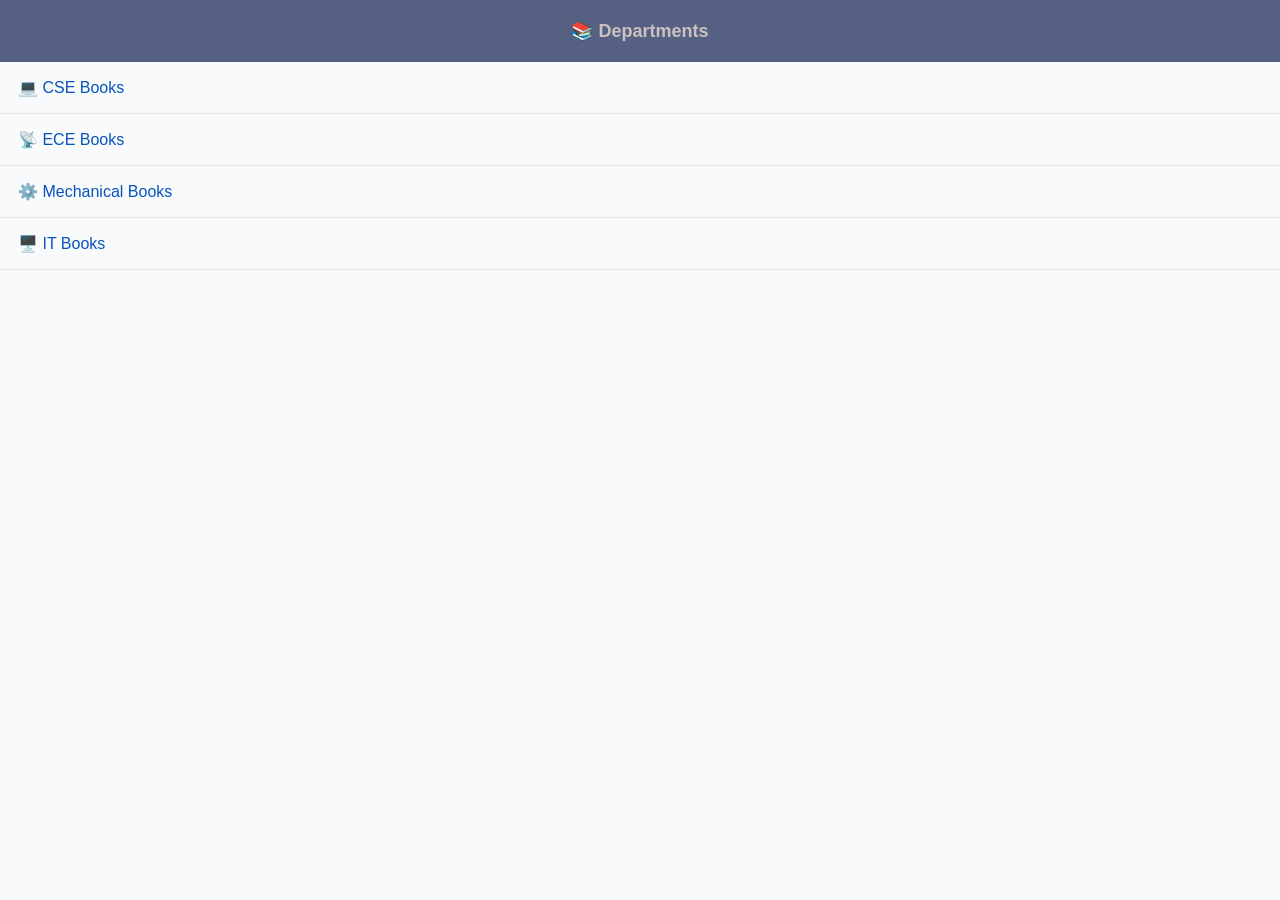
<file: side.html>
<!DOCTYPE html>
<html lang="en">

<head>

    <meta charset="UTF-8">

    <title>Departments</title>

    <link rel="stylesheet" href="style.css">

</head>

<body class="side-body">

    <div class="side-title">
        📚 Departments
    </div>

    <a
        href="catalogue.html#cse"
        target="mainFrame"
        class="department-link"
    >
        💻 CSE Books
    </a>

    <a
        href="catalogue.html#ece"
        target="mainFrame"
        class="department-link"
    >
        📡 ECE Books
    </a>

    <a
        href="catalogue.html#mechanical"
        target="mainFrame"
        class="department-link"
    >
        ⚙️ Mechanical Books
    </a>

    <a
        href="catalogue.html#it"
        target="mainFrame"
        class="department-link"
    >
        🖥️ IT Books
    </a>


</body>

</html>
</file>
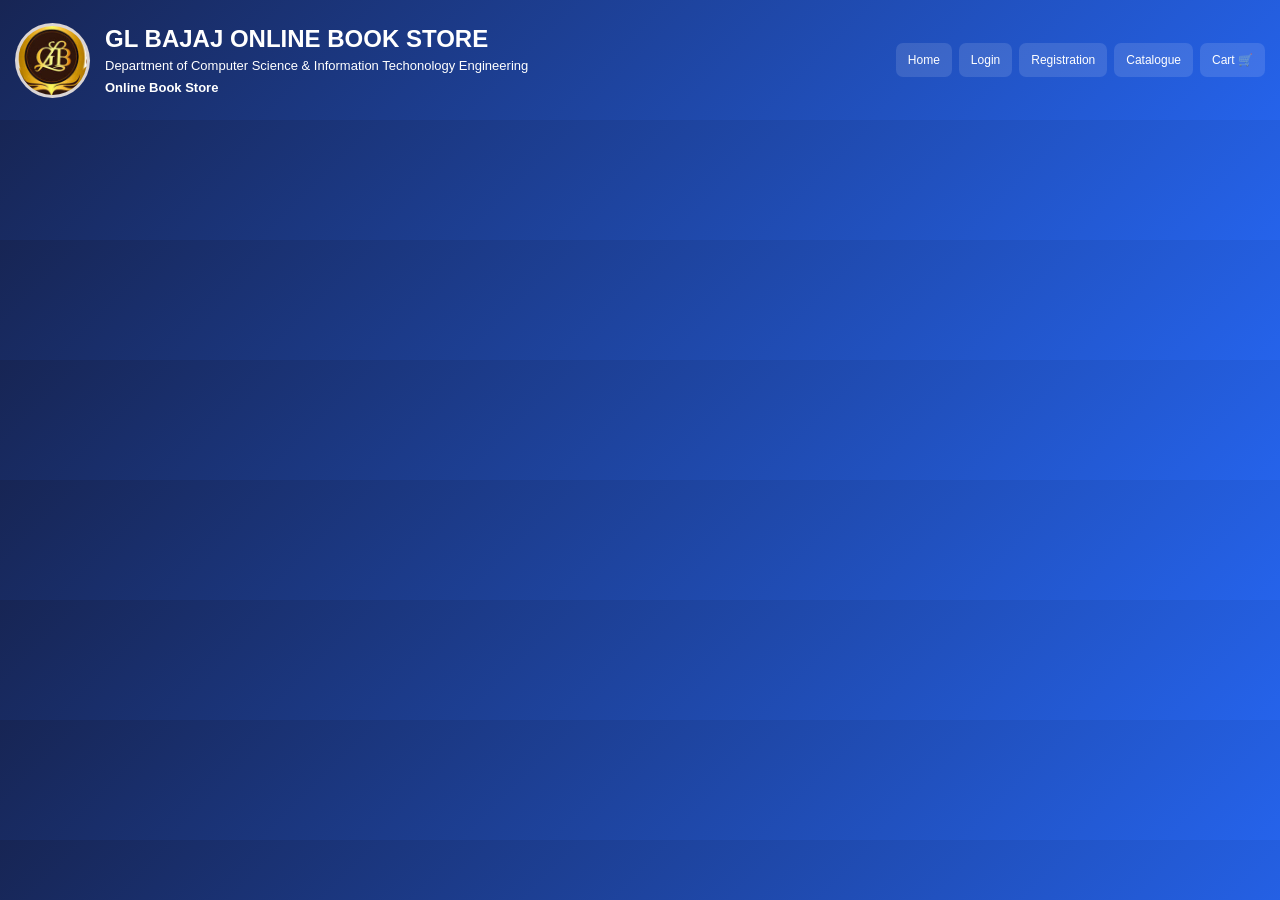
<file: top.html>
<!DOCTYPE html>
<html lang="en">

<head>
    <meta charset="UTF-8">
    <title>Online Book Store - Header</title>

    <link rel="stylesheet" href="style.css">
</head>

<body class="top-body">

    <div class="top-header">

       <div class="top-logo">
    <img src="logo.png" alt="College Logo">
</div>
        <div class="college-info">

            <h1>GL BAJAJ ONLINE BOOK STORE</h1>

            <p>
                Department of Computer Science & Information Techonology Engineering
            </p>

            <span>
                Online Book Store
            </span>

        </div>

        <div class="top-navigation">

            <a href="home.html" target="mainFrame">
                Home
            </a>

            <a href="login.html" target="mainFrame">
                Login
            </a>

            <a href="registration.html" target="mainFrame">
                Registration
            </a>

            <a href="catalogue.html" target="mainFrame">
                Catalogue
            </a>

            <a href="cart.html" target="mainFrame">
                Cart 🛒
            </a>

        </div>

    </div>

</body>

</html>
</file>
<file: style.css>
/* =========================================
   ONLINE BOOK STORE
   COMMON CSS
   ========================================= */

* {
    box-sizing: border-box;
}

html,
body {
    margin: 0;
    padding: 0;
    font-family: Arial, Helvetica, sans-serif;
}


/* =========================================
   TOP FRAME
   ========================================= */

.top-body {
    margin: 0;
    background: linear-gradient(135deg, #172554, #2563eb);
    color: white;
}


/* ===== LOGO FIX ONLY ===== */

.top-header {
    height: 120px;
    display: flex;
    align-items: center;
    padding: 8px 15px;
    box-sizing: border-box;
    gap: 15px;
    overflow: hidden;
}

.top-logo {
    width: 75px;
    height: 75px;
    min-width: 75px;
    flex-shrink: 0;

    display: flex;
    align-items: center;
    justify-content: center;

    border-radius: 50%;
    overflow: hidden;

    background: rgb(218, 213, 213);
    padding: 3px;
}

.top-logo img {
    width: 100%;
    height: 100%;

    object-fit: cover;
    display: block;

    border-radius: 50%;
}

/* COLLEGE INFORMATION */

.college-info {
    flex: 1;
    min-width: 0;
}

.college-info h1 {
    margin: 0;
    font-size: 24px;
}

.college-info p {
    margin: 5px 0;
    font-size: 13px;
}

.college-info span {
    font-size: 13px;
    font-weight: bold;
}


/* NAVIGATION */

.top-navigation {
    display: flex;
    gap: 7px;
}

.top-navigation a {
    color: white;
    text-decoration: none;

    padding: 10px 12px;
    border-radius: 7px;

    background: rgba(255, 255, 255, 0.12);

    font-size: 12px;
    transition: 0.3s;
}

.top-navigation a:hover {
    background: white;
    color: #c2c6cd;
}


/* =========================================
   SIDE MENU
   ========================================= */

.side-body {
    background: #f8fafc;
}

.side-title {
    background: #566083;
    color: rgb(204, 193, 193);

    padding: 20px 10px;
    text-align: center;

    font-size: 18px;
    font-weight: bold;
}

.department-link {
    display: block;

    padding: 16px 18px;

    color: #0953bb;
    text-decoration: none;

    border-bottom: 1px solid #e5e7eb;

    transition: 0.3s;
}

.department-link:hover {
    background: #517ad2;
    color: white;
    padding-left: 25px;
}

.side-offer {
    margin: 20px 12px;
    padding: 15px;

    border-radius: 12px;

    background: linear-gradient(135deg, #e29863, #efb0b0);

    color: white;
    text-align: center;
}

.side-offer h3 {
    margin-top: 0;
}


/* =========================================
   HOME PAGE
   ========================================= */

.home-body {
    background: #f8fafc;
}

.hero {
    margin: 25px;
    padding: 40px;

    border-radius: 22px;

    background: linear-gradient(135deg, #372ac1, #92859e);

    color: white;

    display: flex;
    align-items: center;
    justify-content: space-between;
}

.welcome {
    letter-spacing: 3px;
    font-size: 13px;
    font-weight: bold;
}

.hero-content h1 {
    font-size: 40px;
    margin: 10px 0;
}

.hero-content p {
    max-width: 600px;
    line-height: 1.7;
}

.hero-button {
    display: inline-block;

    background: rgb(211, 195, 195);
    color: #5649ac;

    text-decoration: none;

    padding: 13px 22px;
    border-radius: 8px;

    font-weight: bold;
    margin-top: 10px;
}

.hero-image {
    font-size: 110px;
}

.section-title {
    text-align: center;
    color: #616fa2;
    margin-top: 35px;
}

.department-cards {
    display: flex;
    flex-wrap: wrap;

    justify-content: center;

    gap: 20px;
    padding: 20px;
}

.department-card {
    width: 220px;

    background: white;

    border-radius: 15px;

    padding: 25px;

    text-align: center;

    box-shadow: 0 5px 20px rgba(0, 0, 0, 0.08);

    transition: 0.3s;
}

.department-card:hover {
    transform: translateY(-7px);

    box-shadow: 0 12px 25px rgba(0, 0, 0, 0.14);
}

.department-icon {
    font-size: 55px;
}

.department-card h3 {
    color: #172554;
    font-size: 22px;
    margin: 10px 0;
}

.department-card p {
    color: #6b7280;
    font-size: 13px;
    min-height: 35px;
}

.department-card a {
    display: inline-block;

    background: #2563eb;
    color: white;

    padding: 9px 15px;

    border-radius: 7px;

    text-decoration: none;

    margin-top: 8px;
}

.home-features {
    display: flex;

    justify-content: center;

    flex-wrap: wrap;

    gap: 15px;

    margin: 25px;
}

.home-features div {
    background: white;

    padding: 18px;

    border-radius: 12px;

    min-width: 170px;

    text-align: center;

    box-shadow: 0 4px 15px rgba(0, 0, 0, 0.07);
}

.home-features b,
.home-features small {
    display: block;
    margin-top: 5px;
}


/* =========================================
   LOGIN
   ========================================= */

.login-body {
    min-height: 100vh;

    background: linear-gradient(135deg, #4f46e5, #7c3aed);

    display: flex;

    align-items: center;
    justify-content: center;
}

.login-box {
    width: 410px;

    max-width: 95%;

    background: white;

    padding: 35px;

    border-radius: 20px;

    box-shadow: 0 15px 40px rgba(0, 0, 0, 0.25);
}

.login-icon {
    text-align: center;
    font-size: 55px;
}

.login-box h1 {
    text-align: center;

    color: #172554;

    margin: 10px 0;
}

.login-subtitle {
    text-align: center;

    color: #777;

    margin-bottom: 25px;
}

.login-box label {
    display: block;

    font-weight: bold;

    color: #374151;

    margin: 14px 0 7px;
}

.login-box input {
    width: 100%;

    padding: 13px;

    border: 1px solid #d1d5db;

    border-radius: 8px;

    font-size: 14px;
}

.login-box input:focus {
    outline: none;
    border-color: #4f46e5;
}

.login-button {
    width: 100%;

    margin-top: 22px;

    padding: 14px;

    border: none;

    border-radius: 8px;

    background: linear-gradient(135deg, #4f46e5, #7c3aed);

    color: white;

    font-size: 16px;

    font-weight: bold;

    cursor: pointer;
}

.register-text {
    text-align: center;

    margin-top: 20px;

    color: #666;
}

.register-text a {
    color: #4f46e5;
    font-weight: bold;
}


/* =========================================
   REGISTRATION
   ========================================= */

.registration-body {
    background: #f1f5f9;

    min-height: 100vh;

    padding: 20px;
}

.registration-container {
    width: 900px;

    max-width: 100%;

    margin: auto;

    background: white;

    padding: 35px 45px;

    border-radius: 18px;

    box-shadow: 0 5px 25px rgba(0, 0, 0, 0.1);
}

.registration-container h1 {
    text-align: center;
    color: #172554;
}

.registration-subtitle {
    text-align: center;

    color: #777;

    margin-bottom: 30px;
}

.form-row {
    display: flex;
    gap: 20px;
}

.form-field {
    flex: 1;
    margin-bottom: 18px;
}

.form-field label {
    display: block;

    font-weight: bold;

    margin-bottom: 7px;

    color: #374151;
}

.form-field input,
.form-field textarea,
.form-field select {
    width: 100%;

    padding: 12px;

    border: 1px solid #d1d5db;

    border-radius: 8px;

    font-size: 14px;
}

.form-field textarea {
    min-height: 100px;
    resize: vertical;
}

.radio-group,
.checkbox-group {
    display: flex;

    gap: 20px;

    flex-wrap: wrap;
}

.radio-group input,
.checkbox-group input {
    width: auto;
}

.dob-group {
    display: flex;
    gap: 10px;
}

.form-buttons {
    text-align: center;
    margin-top: 20px;
}

.form-buttons button {
    padding: 13px 30px;

    border: none;

    border-radius: 8px;

    font-weight: bold;

    cursor: pointer;

    margin: 5px;
}

.submit-button {
    background: #172554;
    color: white;
}

.reset-button {
    background: #e5e7eb;
    color: #333;
}


/* =========================================
   CATALOGUE
   ========================================= */

.catalogue-body {
    background: #f8fafc;
}

.catalogue-header {
    background: linear-gradient(135deg, #172554, #2563eb);

    color: white;

    text-align: center;

    padding: 25px;
}

.catalogue-header h1 {
    margin: 0;
}

.catalogue-menu {
    display: flex;

    justify-content: center;

    flex-wrap: wrap;

    gap: 10px;

    padding: 18px;

    background: white;

    position: sticky;

    top: 0;

    z-index: 5;

    box-shadow: 0 2px 10px rgba(0, 0, 0, 0.08);
}

.catalogue-menu a {
    text-decoration: none;

    background: #eef2ff;

    color: #172554;

    padding: 10px 18px;

    border-radius: 20px;

    font-weight: bold;
}

.catalogue-menu a:hover {
    background: #2563eb;
    color: white;
}

.book-section {
    padding: 30px 25px;

    max-width: 1250px;

    margin: auto;
}

.book-section h2 {
    text-align: center;

    color: #172554;

    font-size: 28px;

    margin-bottom: 5px;
}

.department-description {
    text-align: center;
    color: #777;
}

.book-grid {
    display: grid;

    grid-template-columns: repeat(auto-fit, minmax(220px, 1fr));

    gap: 22px;

    margin-top: 25px;
}

.book-card {
    background: white;

    padding: 18px;

    border-radius: 15px;

    box-shadow: 0 5px 18px rgba(0, 0, 0, 0.08);

    text-align: center;

    transition: 0.3s;
}

.book-card:hover {
    transform: translateY(-5px);

    box-shadow: 0 10px 25px rgba(0, 0, 0, 0.14);
}

.book-cover {
    height: 150px;

    border-radius: 10px;

    display: flex;

    align-items: center;
    justify-content: center;

    font-size: 70px;

    margin-bottom: 15px;
}

.cse-cover {
    background: linear-gradient(135deg, #dbeafe, #bfdbfe);
}

.ece-cover {
    background: linear-gradient(135deg, #cffafe, #a5f3fc);
}

.mechanical-cover {
    background: linear-gradient(135deg, #ffedd5, #fed7aa);
}

.it-cover {
    background: linear-gradient(135deg, #ede9fe, #ddd6fe);
}

.book-card h3 {
    color: #172554;

    min-height: 42px;
}

.book-card p {
    color: #6b7280;
    font-size: 13px;
}

.price {
    color: #15803d;

    font-size: 21px;

    font-weight: bold;

    margin: 12px;
}

.book-card button {
    width: 100%;

    padding: 11px;

    border: none;

    border-radius: 8px;

    background: #2563eb;

    color: white;

    font-weight: bold;

    cursor: pointer;
}

.book-card button:hover {
    background: #1d4ed8;
}

.catalogue-cart-link {
    text-align: center;
    padding: 30px;
}

.catalogue-cart-link a {
    display: inline-block;

    background: #f97316;

    color: white;

    text-decoration: none;

    padding: 13px 25px;

    border-radius: 8px;

    font-weight: bold;
}


/* =========================================
   CART
   ========================================= */

.cart-body {
    background: #f8fafc;
}

.cart-container {
    width: 94%;

    max-width: 1100px;

    margin: 30px auto;

    background: white;

    padding: 25px;

    border-radius: 15px;

    box-shadow: 0 5px 20px rgba(0, 0, 0, 0.08);
}

.cart-table {
    width: 100%;

    border-collapse: collapse;
}

.cart-table th {
    background: #eef2ff;

    color: #172554;

    padding: 14px;
}

.cart-table td {
    padding: 14px 10px;

    text-align: center;

    border-bottom: 1px solid #e5e7eb;
}

.quantity {
    display: flex;

    justify-content: center;

    align-items: center;

    gap: 8px;
}

.quantity button {
    width: 30px;

    height: 30px;

    border: none;

    border-radius: 5px;

    background: #2563eb;

    color: white;

    font-size: 17px;

    cursor: pointer;
}

.remove-button {
    background: #ef4444;

    color: white;

    border: none;

    padding: 8px 12px;

    border-radius: 6px;

    cursor: pointer;
}

.cart-summary {
    text-align: right;
    margin-top: 25px;
}

.cart-summary h2 span {
    color: #15803d;
}

.clear-button,
.checkout-button {
    padding: 13px 22px;

    border: none;

    border-radius: 8px;

    color: white;

    font-weight: bold;

    cursor: pointer;

    margin-left: 8px;
}

.clear-button {
    background: #ef4444;
}

.checkout-button {
    background: #15803d;
}

.empty-cart {
    text-align: center;
    padding: 50px;
}

.empty-cart-icon {
    font-size: 75px;
}

.empty-cart a {
    display: inline-block;

    margin-top: 15px;

    background: #2563eb;

    color: white;

    padding: 12px 20px;

    border-radius: 8px;

    text-decoration: none;
}


/* =========================================
   RESPONSIVE
   ========================================= */

@media(max-width: 900px) {

    .top-navigation {
        gap: 3px;
    }

    .top-navigation a {
        padding: 7px;
        font-size: 10px;
    }

    .college-info h1 {
        font-size: 18px;
    }

    .form-row {
        flex-direction: column;
        gap: 0;
    }
}


@media(max-width: 600px) {

    .hero {
        flex-direction: column;
        text-align: center;
    }

    .hero-image {
        font-size: 70px;
    }

    .dob-group {
        flex-direction: column;
    }

    .registration-container {
        padding: 25px;
    }

    .cart-container {
        overflow-x: auto;
    }

    .cart-table {
        min-width: 800px;
    }
}
/* ===== ONLINE BOOK STORE FOOTER ===== */

.footer-body {
    margin: 0;
    padding: 0;
    font-family: Arial, Helvetica, sans-serif;
    background: #172554;
    color: white;
}

.site-footer {
    min-height: 100%;
    padding: 12px 20px 0;
    display: grid;
    grid-template-columns: 1.5fr 1fr;
    gap: 10px 25px;
    background: linear-gradient(135deg, #172554, #2563eb);
}

.footer-info h3,
.footer-links h3 {
    margin: 0 0 8px;
    font-size: 15px;
    color: #facc15;
}

.footer-info p,
.footer-links p {
    margin: 4px 0;
    font-size: 12px;
    line-height: 1.4;
}

.footer-links a {
    color: rgb(225, 211, 211);
    text-decoration: none;
}

.footer-links a:hover {
    color: #facc15;
    text-decoration: underline;
}

.footer-bottom {
    grid-column: 1 / -1;
    text-align: center;
    border-top: 1px solid rgba(255, 255, 255, 0.3);
    padding: 7px 0;
    font-size: 11px;
}

@media (max-width: 500px) {
    .site-footer {
        grid-template-columns: 1fr;
        padding: 12px;
    }

    .footer-bottom {
        grid-column: 1;
    }
}
</file>
